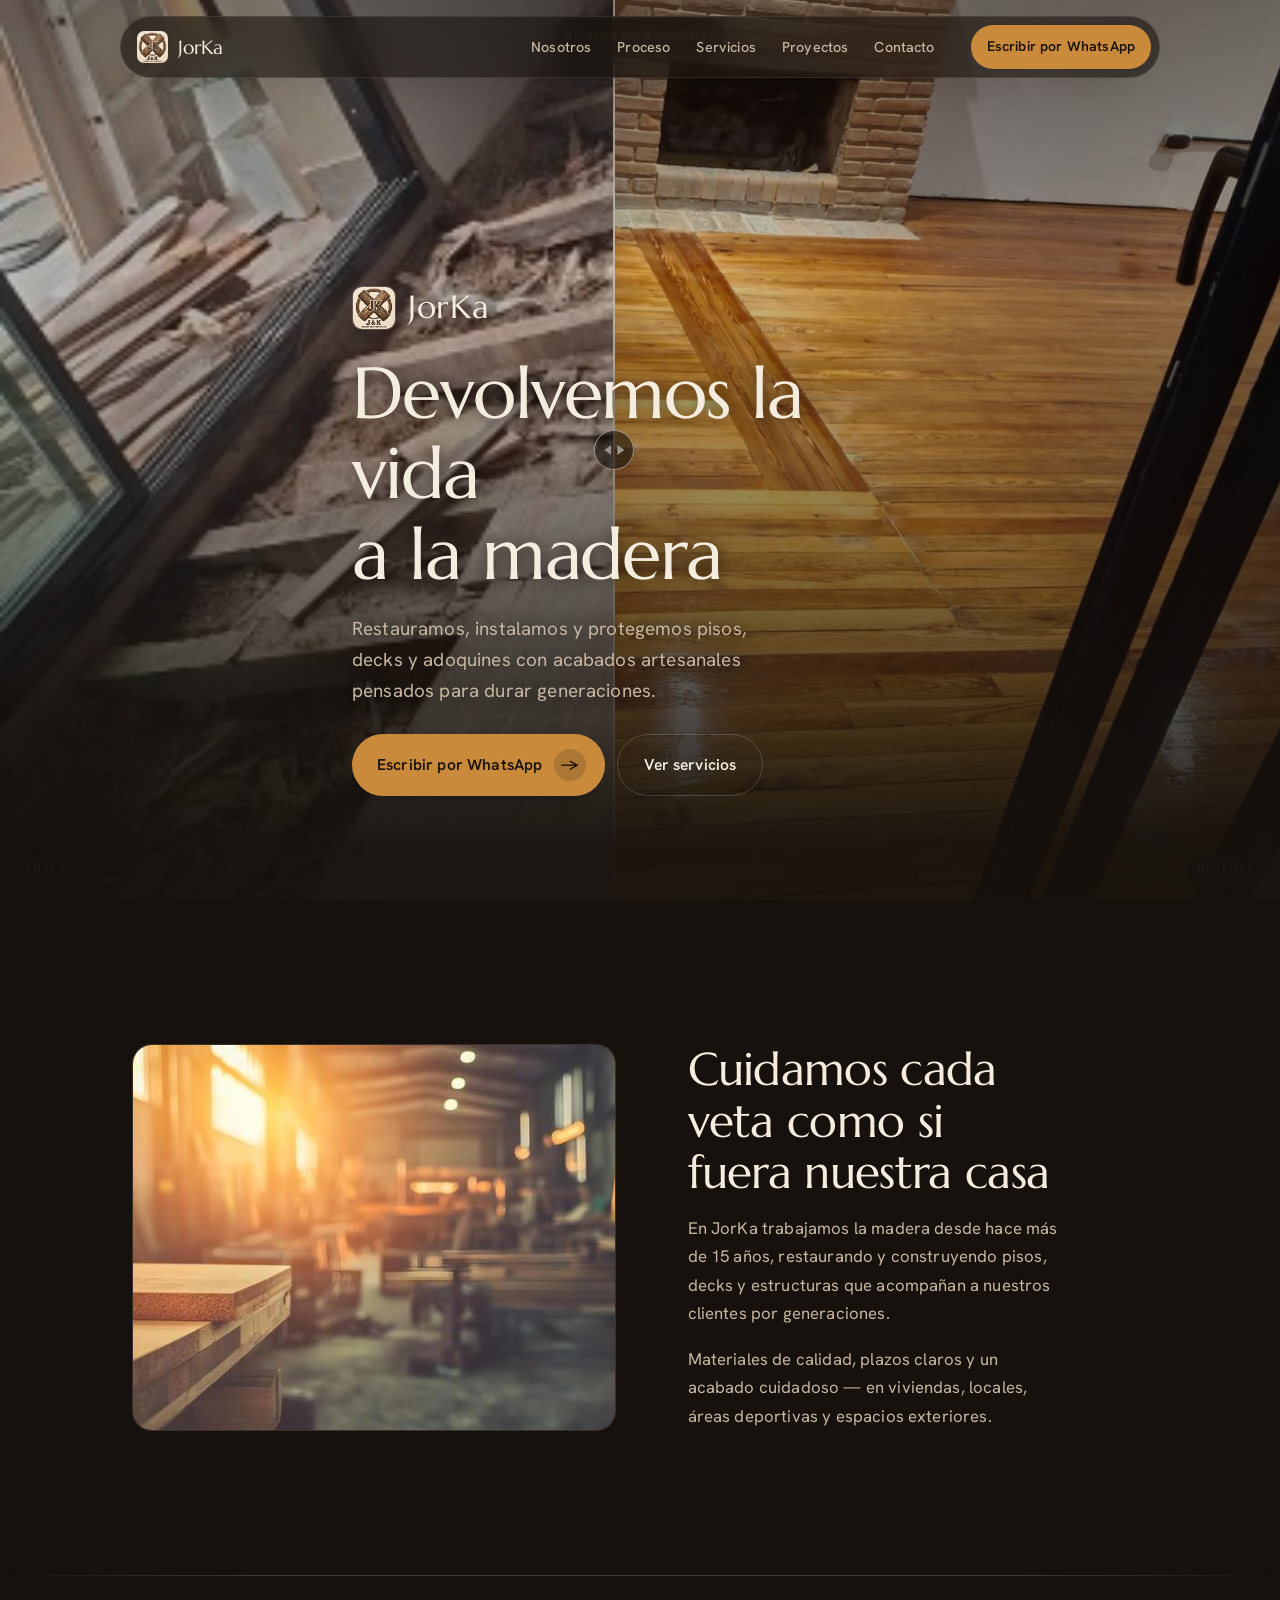
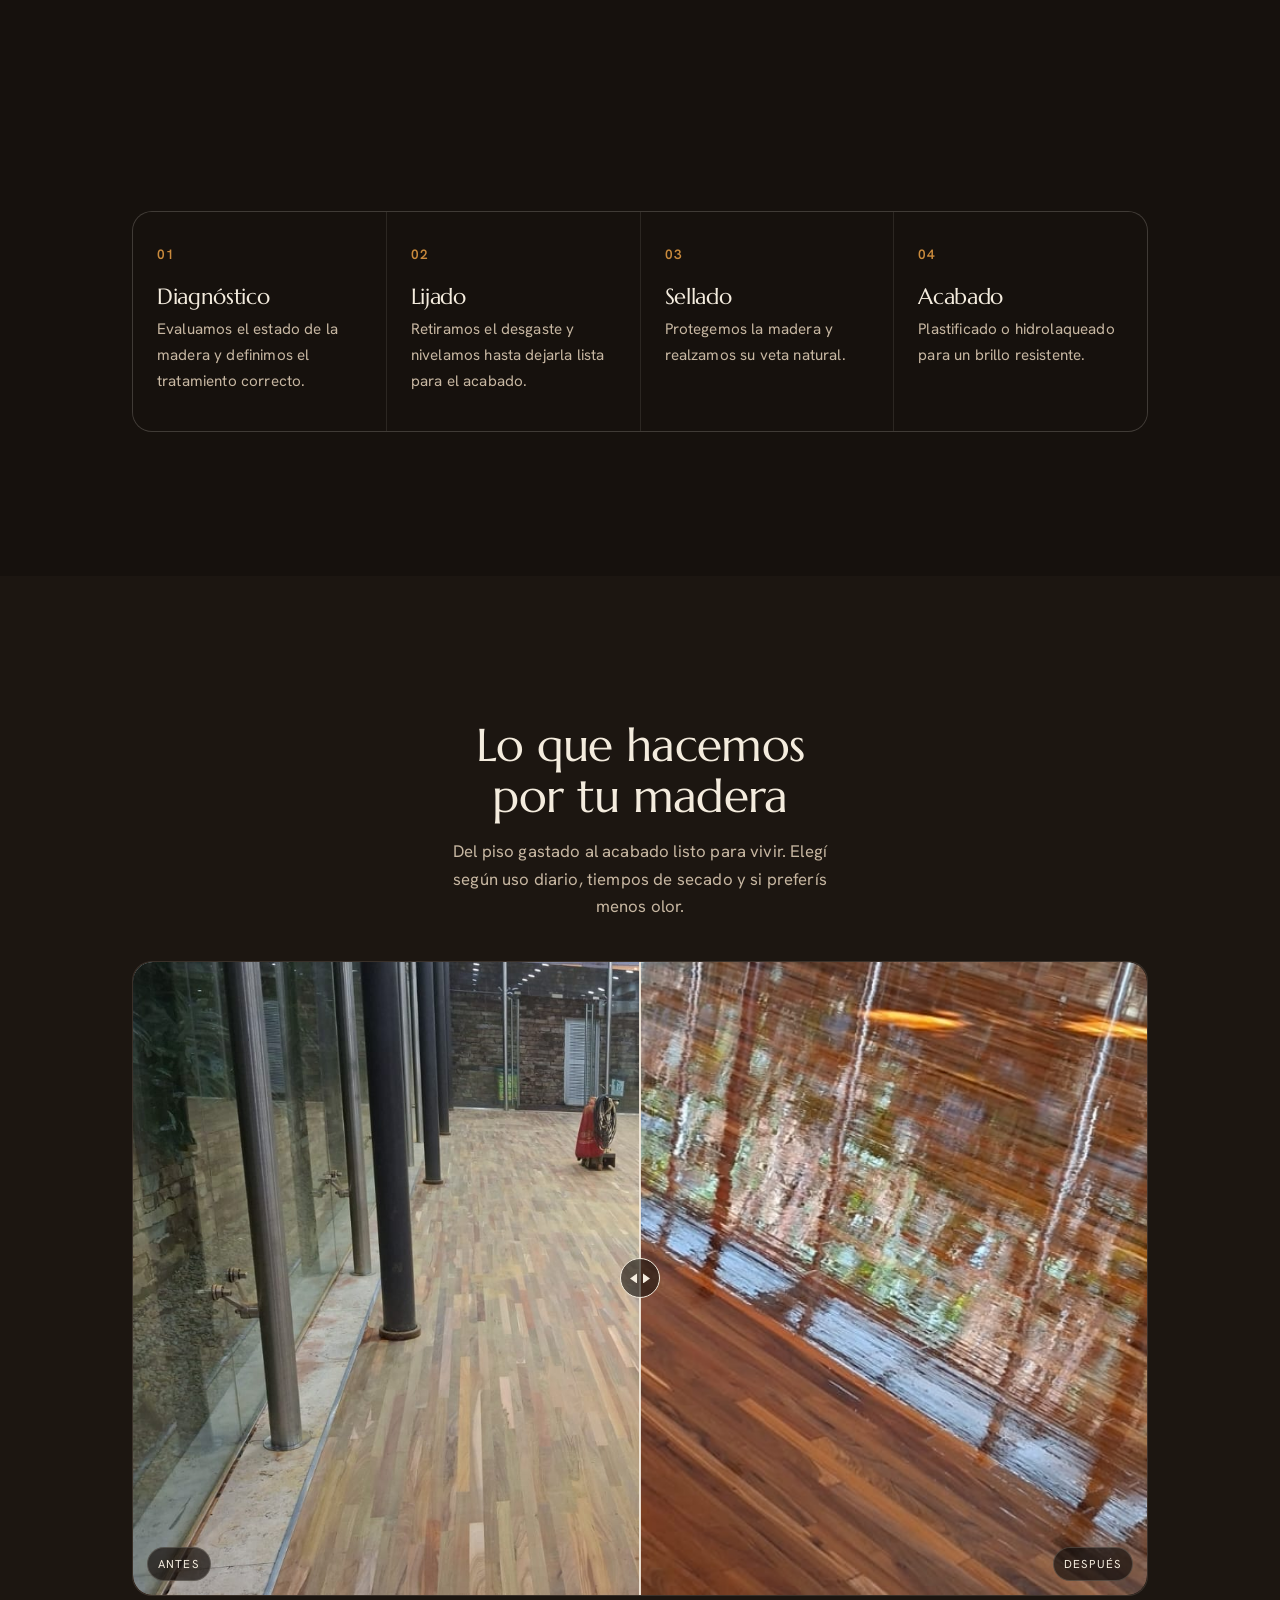
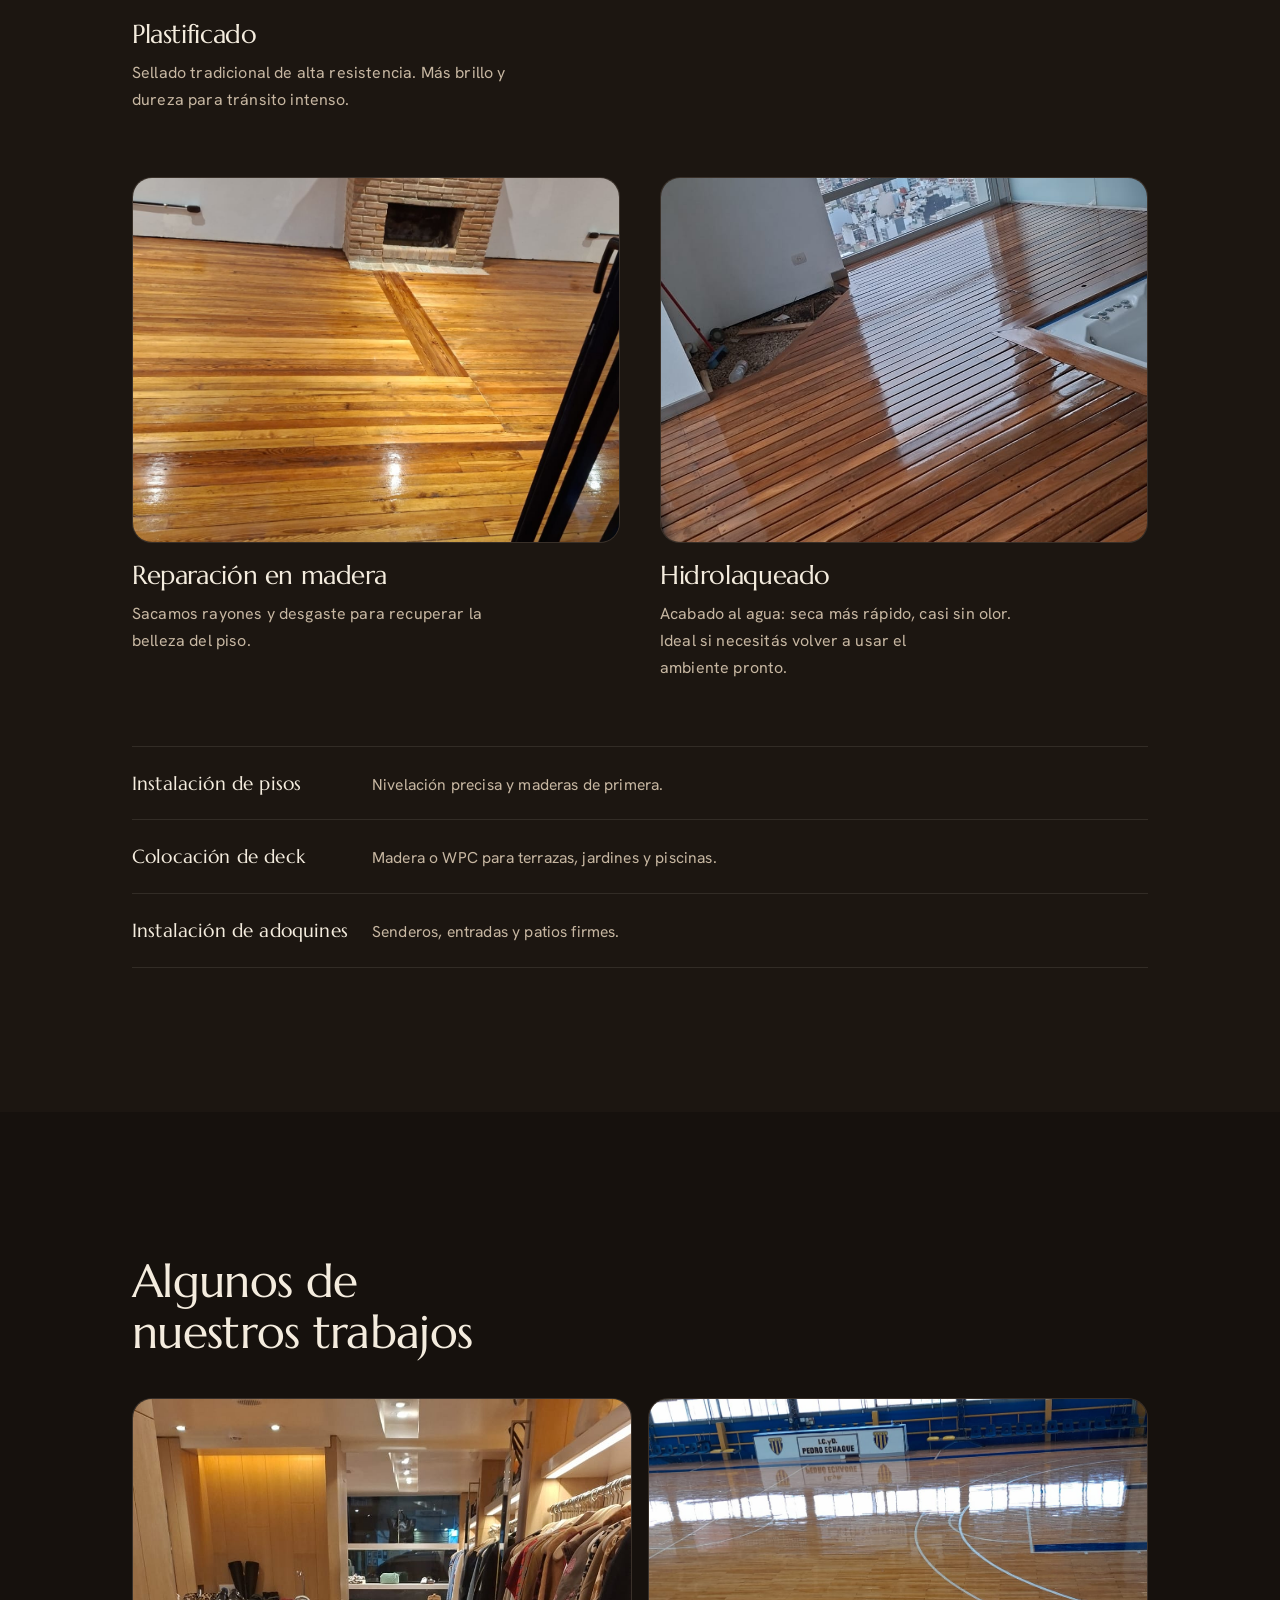
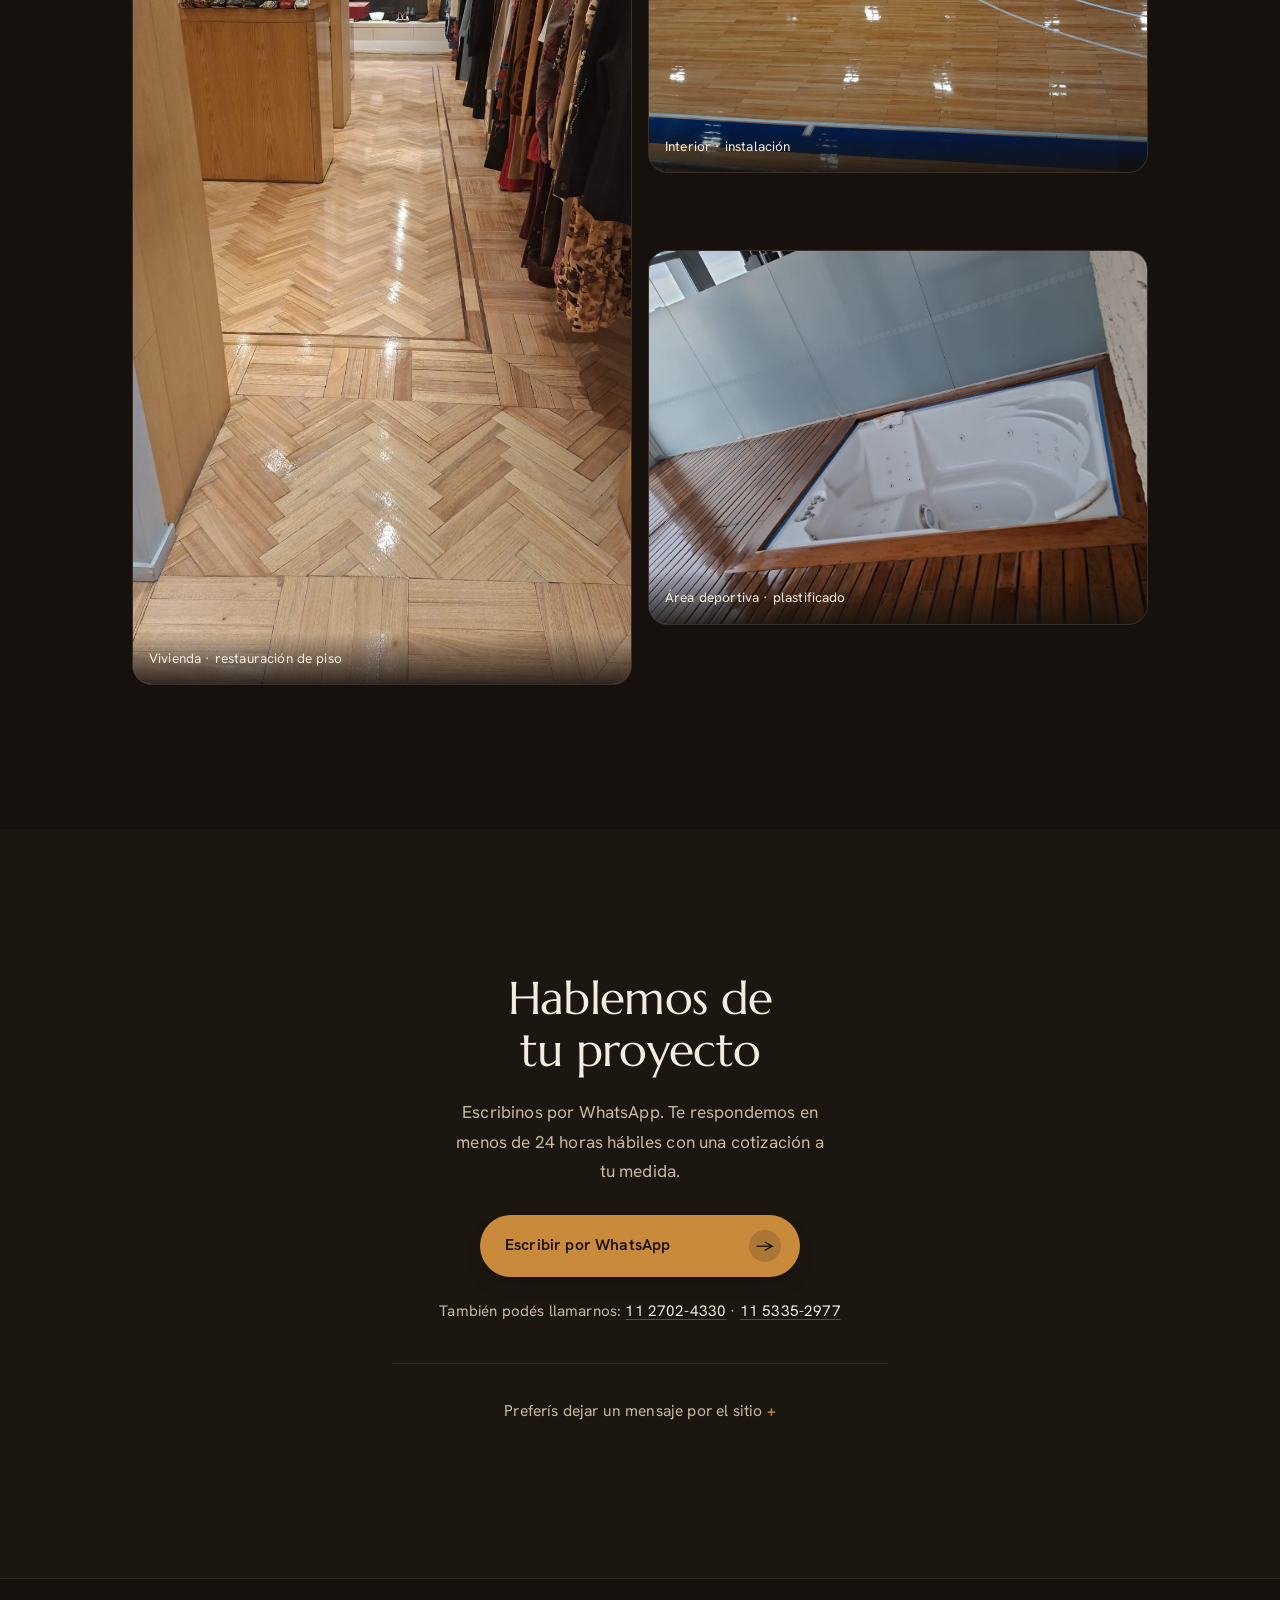
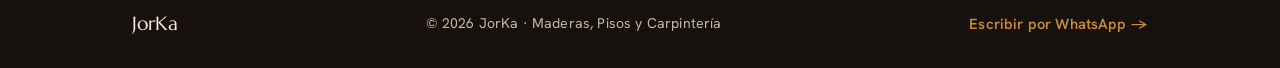
<file: index.html>
<!DOCTYPE html>
<html lang="es">
<head>
  <meta charset="UTF-8">
  <meta name="viewport" content="width=device-width, initial-scale=1.0">
  <title>JorKa | Maderas, Pisos y Carpintería</title>
  <meta name="description" content="JorKa: restauración, plastificado, hidrolaqueado e instalación de pisos de madera, decks y adoquines. Acabados artesanales que duran generaciones.">
  <meta name="theme-color" content="#16110D">
  <link rel="icon" href="img/logo.jpeg" type="image/jpeg">

  <link rel="preconnect" href="https://fonts.googleapis.com">
  <link rel="preconnect" href="https://fonts.gstatic.com" crossorigin>
  <link href="https://fonts.googleapis.com/css2?family=Hanken+Grotesk:wght@400;500;600;700&family=Marcellus&display=swap" rel="stylesheet">

  <link rel="stylesheet" href="style.css?v=24">
</head>
<body>

  <a href="#contenido" class="skip-link">Saltar al contenido</a>

  <header class="nav">
    <div class="nav__island">
      <a href="#inicio" class="nav__logo" id="navLogo" aria-label="JorKa — ir al inicio">
        <img src="img/logo.jpeg" alt="" width="622" height="646" class="nav__logo-img">
        <span class="nav__logo-word">JorKa</span>
      </a>

      <nav class="nav__links" id="navMenu" aria-label="Navegación principal">
        <a href="#nosotros" class="nav__link">Nosotros</a>
        <a href="#proceso" class="nav__link">Proceso</a>
        <a href="#servicios" class="nav__link">Servicios</a>
        <a href="#proyectos" class="nav__link">Proyectos</a>
        <a href="#contacto" class="nav__link">Contacto</a>
      </nav>

      <a href="https://wa.me/5491127024330?text=Hola%20JorKa%2C%20quiero%20una%20cotizaci%C3%B3n" class="nav__wa" target="_blank" rel="noopener">Escribir por WhatsApp</a>

      <button class="nav__toggle" id="navToggle" aria-label="Abrir menú" aria-expanded="false" aria-controls="navMenu">
        <span class="nav__toggle-bar"></span>
        <span class="nav__toggle-bar"></span>
      </button>
    </div>
  </header>

  <main id="contenido">

    <section class="hero" id="inicio">
      <div class="ba-slider hero__reveal" data-autosweep>
        <img src="img/servicio-1.jpeg" alt="Piso de madera restaurado por JorKa" width="1599" height="899" class="ba-slider__after-full" fetchpriority="high">
        <div class="ba-slider__after">
          <img src="img/servicio1-antes.jpeg" alt="Piso de madera desgastado antes de la restauración" width="353" height="562">
        </div>
        <input type="range" min="0" max="100" value="50" class="ba-slider__range" aria-label="Comparar el piso antes y después de la restauración">
        <div class="ba-slider__handle" aria-hidden="true">
          <span class="ba-slider__grip"></span>
        </div>
        <span class="ba-slider__tag ba-slider__tag--left" aria-hidden="true">Antes</span>
        <span class="ba-slider__tag ba-slider__tag--right" aria-hidden="true">Después</span>
        <p class="hero__drag" aria-hidden="true">Arrastra para comparar</p>
      </div>

      <div class="hero__scrim" aria-hidden="true"></div>

      <div class="container hero__content">
        <p class="hero__brand reveal">
          <img src="img/logo.jpeg" alt="" width="622" height="646" class="hero__brand-mark">
          <span>JorKa</span>
        </p>
        <h1 class="hero__title reveal" data-delay="1">Devolvemos la vida<br>a la madera</h1>
        <p class="hero__subtitle reveal" data-delay="2">Restauramos, instalamos y protegemos pisos, decks y adoquines con acabados artesanales pensados para durar&nbsp;generaciones.</p>
        <div class="hero__actions reveal" data-delay="3">
          <a href="https://wa.me/5491127024330?text=Hola%20JorKa%2C%20quiero%20una%20cotizaci%C3%B3n" class="btn btn--primary" target="_blank" rel="noopener">
            <span>Escribir por WhatsApp</span>
            <span class="btn__icon" aria-hidden="true">→</span>
          </a>
          <a href="#servicios" class="btn btn--ghost">Ver servicios</a>
        </div>
      </div>
    </section>

    <section class="section" id="nosotros">
      <div class="container about">
        <div class="about__media reveal">
          <figure class="media">
            <img src="img/principal.jpg" alt="Taller de JorKa, trabajo en maderas y pisos" width="625" height="350" loading="lazy">
          </figure>
        </div>
        <div class="about__text reveal" data-delay="1">
          <h2 class="section__title">Cuidamos cada veta como si fuera nuestra&nbsp;casa</h2>
          <p>En JorKa trabajamos la madera desde hace más de 15 años, restaurando y construyendo pisos, decks y estructuras que acompañan a nuestros clientes por generaciones.</p>
          <p>Materiales de calidad, plazos claros y un acabado cuidadoso — en viviendas, locales, áreas deportivas y espacios&nbsp;exteriores.</p>
        </div>
      </div>
    </section>

    <div class="seam" aria-hidden="true"></div>

    <section class="section" id="proceso">
      <div class="container">
        <header class="section__head reveal">
          <h2 class="section__title">Un oficio, cuatro&nbsp;pasos</h2>
        </header>

        <ol class="process">
          <li class="process__step reveal">
            <span class="process__num">01</span>
            <h3 class="process__title">Diagnóstico</h3>
            <p class="process__text">Evaluamos el estado de la madera y definimos el tratamiento correcto.</p>
          </li>
          <li class="process__step reveal" data-delay="1">
            <span class="process__num">02</span>
            <h3 class="process__title">Lijado</h3>
            <p class="process__text">Retiramos el desgaste y nivelamos hasta dejarla lista para el acabado.</p>
          </li>
          <li class="process__step reveal" data-delay="2">
            <span class="process__num">03</span>
            <h3 class="process__title">Sellado</h3>
            <p class="process__text">Protegemos la madera y realzamos su veta natural.</p>
          </li>
          <li class="process__step reveal" data-delay="3">
            <span class="process__num">04</span>
            <h3 class="process__title">Acabado</h3>
            <p class="process__text">Plastificado o hidrolaqueado para un brillo resistente.</p>
          </li>
        </ol>
      </div>
    </section>

    <section class="section section--muted" id="servicios">
      <div class="container">
        <header class="section__head center reveal">
          <h2 class="section__title">Lo que hacemos por tu&nbsp;madera</h2>
          <p class="section__lede">Del piso gastado al acabado listo para vivir. Elegí según uso diario, tiempos de secado y si preferís menos&nbsp;olor.</p>
        </header>

        <article class="service-feature reveal">
          <figure class="media media--feature">
            <div class="ba-slider">
              <img src="img/servicio-2.jpeg" alt="Piso con plastificado, resultado final" width="899" height="1599" class="ba-slider__after-full" loading="lazy">
              <div class="ba-slider__after">
                <img src="img/servicio2-antes.jpeg" alt="Piso antes del plastificado" width="1599" height="899">
              </div>
              <input type="range" min="0" max="100" value="50" class="ba-slider__range" aria-label="Comparar plastificado antes y después">
              <div class="ba-slider__handle" aria-hidden="true"><span class="ba-slider__grip"></span></div>
              <span class="ba-slider__tag ba-slider__tag--left" aria-hidden="true">Antes</span>
              <span class="ba-slider__tag ba-slider__tag--right" aria-hidden="true">Después</span>
            </div>
          </figure>
          <div class="service-feature__body">
            <h3 class="card__title">Plastificado</h3>
            <p class="card__text">Sellado tradicional de alta resistencia. Más brillo y dureza para tránsito&nbsp;intenso.</p>
          </div>
        </article>

        <div class="service-pair">
          <article class="service-static reveal">
            <figure class="media">
              <img src="img/servicio-1.jpeg" alt="Piso de madera restaurado" width="1599" height="899" loading="lazy">
            </figure>
            <h3 class="card__title">Reparación en madera</h3>
            <p class="card__text">Sacamos rayones y desgaste para recuperar la belleza del&nbsp;piso.</p>
          </article>
          <article class="service-static reveal" data-delay="1">
            <figure class="media">
              <img src="img/servicio-3.jpeg" alt="Piso con acabado hidrolaqueado" width="899" height="1599" loading="lazy">
            </figure>
            <h3 class="card__title">Hidrolaqueado</h3>
            <p class="card__text">Acabado al agua: seca más rápido, casi sin olor. Ideal si necesitás volver a usar el ambiente&nbsp;pronto.</p>
          </article>
        </div>

        <ul class="service-list reveal">
          <li>
            <strong>Instalación de pisos</strong>
            <span>Nivelación precisa y maderas de primera.</span>
          </li>
          <li>
            <strong>Colocación de deck</strong>
            <span>Madera o WPC para terrazas, jardines y piscinas.</span>
          </li>
          <li>
            <strong>Instalación de adoquines</strong>
            <span>Senderos, entradas y patios firmes.</span>
          </li>
        </ul>
      </div>
    </section>

    <section class="section" id="proyectos">
      <div class="container">
        <header class="section__head reveal">
          <h2 class="section__title">Algunos de nuestros&nbsp;trabajos</h2>
        </header>

        <div class="gallery">
          <figure class="gallery__item gallery__item--tall reveal">
            <img src="img/proyecto1.jpeg" alt="Piso de madera restaurado en vivienda" width="899" height="1599" loading="lazy">
            <figcaption>Vivienda · restauración de piso</figcaption>
          </figure>
          <figure class="gallery__item reveal" data-delay="1">
            <img src="img/proyecto2.jpeg" alt="Piso de madera instalado en ambiente interior" width="1599" height="899" loading="lazy">
            <figcaption>Interior · instalación</figcaption>
          </figure>
          <figure class="gallery__item reveal" data-delay="2">
            <img src="img/proyecto3.jpeg" alt="Superficie de madera con acabado plastificado" width="1599" height="899" loading="lazy">
            <figcaption>Área deportiva · plastificado</figcaption>
          </figure>
        </div>
      </div>
    </section>

    <section class="section contact" id="contacto">
      <div class="container contact__stack">
        <div class="contact__info reveal">
          <h2 class="section__title">Hablemos de tu&nbsp;proyecto</h2>
          <p class="contact__lead">Escribinos por WhatsApp. Te respondemos en menos de 24 horas hábiles con una cotización a tu&nbsp;medida.</p>

          <a href="https://wa.me/5491127024330?text=Hola%20JorKa%2C%20quiero%20una%20cotizaci%C3%B3n" target="_blank" rel="noopener" class="btn btn--primary btn--whatsapp-primary">
            <span>Escribir por WhatsApp</span>
            <span class="btn__icon" aria-hidden="true">→</span>
          </a>

          <p class="contact__alt">También podés llamarnos:
            <a href="tel:+541127024330">11 2702-4330</a>
            ·
            <a href="tel:+541153352977">11 5335-2977</a>
          </p>
        </div>

        <details class="contact__details reveal" data-delay="1">
          <summary class="contact__summary">Preferís dejar un mensaje por el sitio</summary>
          <div class="contact__formwrap">
            <form class="contact__form" name="contact" method="POST" action="/gracias/" netlify novalidate>
              <input type="hidden" name="form-name" value="contact">
              <div class="form-status" id="formStatus" role="status" aria-live="polite"></div>
              <label class="field">
                <span class="field__label">Nombre</span>
                <input type="text" name="nombre" required autocomplete="name" placeholder="Ej. Karen Cueva">
                <span class="field__error" data-for="nombre"></span>
              </label>
              <label class="field">
                <span class="field__label">Correo electrónico</span>
                <input type="email" name="correo" required autocomplete="email" spellcheck="false" placeholder="Ej. karen@correo.com">
                <span class="field__error" data-for="correo"></span>
              </label>
              <label class="field">
                <span class="field__label">Teléfono <span class="field__optional">(opcional)</span></span>
                <input type="tel" name="telefono" autocomplete="tel" inputmode="tel" placeholder="Ej. 11 2702-4330">
              </label>
              <label class="field">
                <span class="field__label">Mensaje</span>
                <textarea name="mensaje" rows="4" required placeholder="Tipo de superficie, metros aprox. y barrio o zona…"></textarea>
                <span class="field__error" data-for="mensaje"></span>
              </label>
              <button type="submit" class="btn btn--ghost btn--block" id="formSubmit">
                <span class="btn__label">Enviar mensaje</span>
                <span class="btn__icon" aria-hidden="true">→</span>
              </button>
            </form>
          </div>
        </details>
      </div>
    </section>
  </main>

  <footer class="footer">
    <div class="container footer__inner">
      <p class="footer__brand">JorKa</p>
      <p class="footer__copy">&copy; <span id="year"></span> JorKa · Maderas, Pisos y Carpintería</p>
      <a href="https://wa.me/5491127024330?text=Hola%20JorKa%2C%20quiero%20una%20cotizaci%C3%B3n" target="_blank" rel="noopener" class="footer__whatsapp">Escribir por WhatsApp →</a>
    </div>
  </footer>

  <script src="script.js?v=21" defer></script>
</body>
</html>
</file>
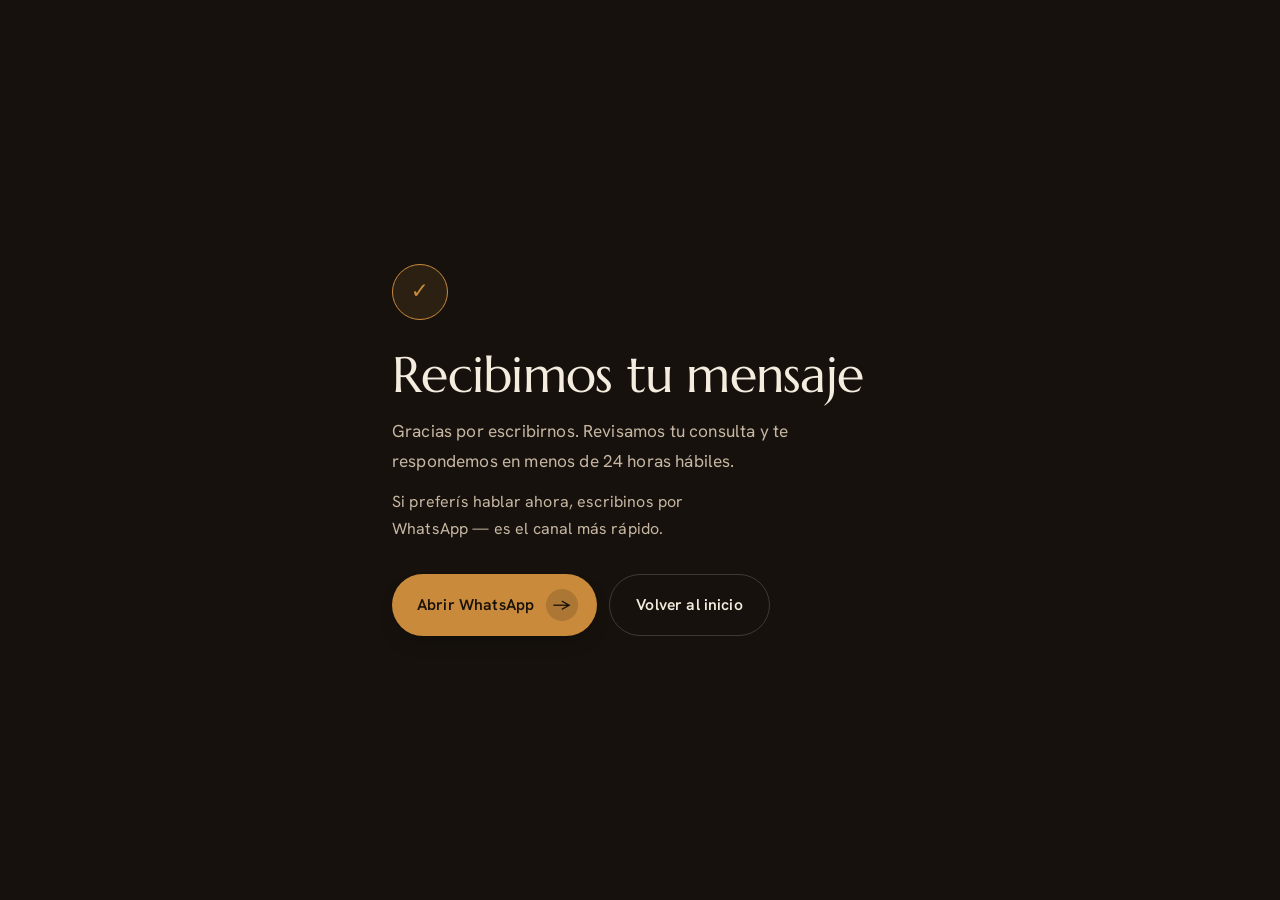
<file: gracias/index.html>
<!DOCTYPE html>
<html lang="es">
<head>
  <meta charset="UTF-8">
  <meta name="viewport" content="width=device-width, initial-scale=1.0">
  <title>Mensaje enviado | JorKa</title>
  <meta name="robots" content="noindex">
  <meta name="theme-color" content="#16110D">
  <link rel="icon" href="/img/logo.jpeg" type="image/jpeg">
  <link rel="preconnect" href="https://fonts.googleapis.com">
  <link rel="preconnect" href="https://fonts.gstatic.com" crossorigin>
  <link href="https://fonts.googleapis.com/css2?family=Hanken+Grotesk:wght@400;500;600;700&family=Marcellus&display=swap" rel="stylesheet">
  <link rel="stylesheet" href="/style.css?v=24">
</head>
<body>
  <main class="thanks">
    <div class="container thanks__inner">
      <span class="thanks__mark" aria-hidden="true">✓</span>
      <h1 class="thanks__title">Recibimos tu mensaje</h1>
      <p class="thanks__text">Gracias por escribirnos. Revisamos tu consulta y te respondemos en menos de 24 horas&nbsp;hábiles.</p>
      <p class="thanks__next">Si preferís hablar ahora, escribinos por WhatsApp — es el canal más&nbsp;rápido.</p>
      <div class="thanks__actions">
        <a href="https://wa.me/5491127024330?text=Hola%20JorKa%2C%20acabo%20de%20enviar%20un%20mensaje%20desde%20la%20web" class="btn btn--primary" target="_blank" rel="noopener">
          <span>Abrir WhatsApp</span>
          <span class="btn__icon" aria-hidden="true">→</span>
        </a>
        <a href="/" class="btn btn--ghost">
          <span>Volver al inicio</span>
        </a>
      </div>
    </div>
  </main>
</body>
</html>
</file>
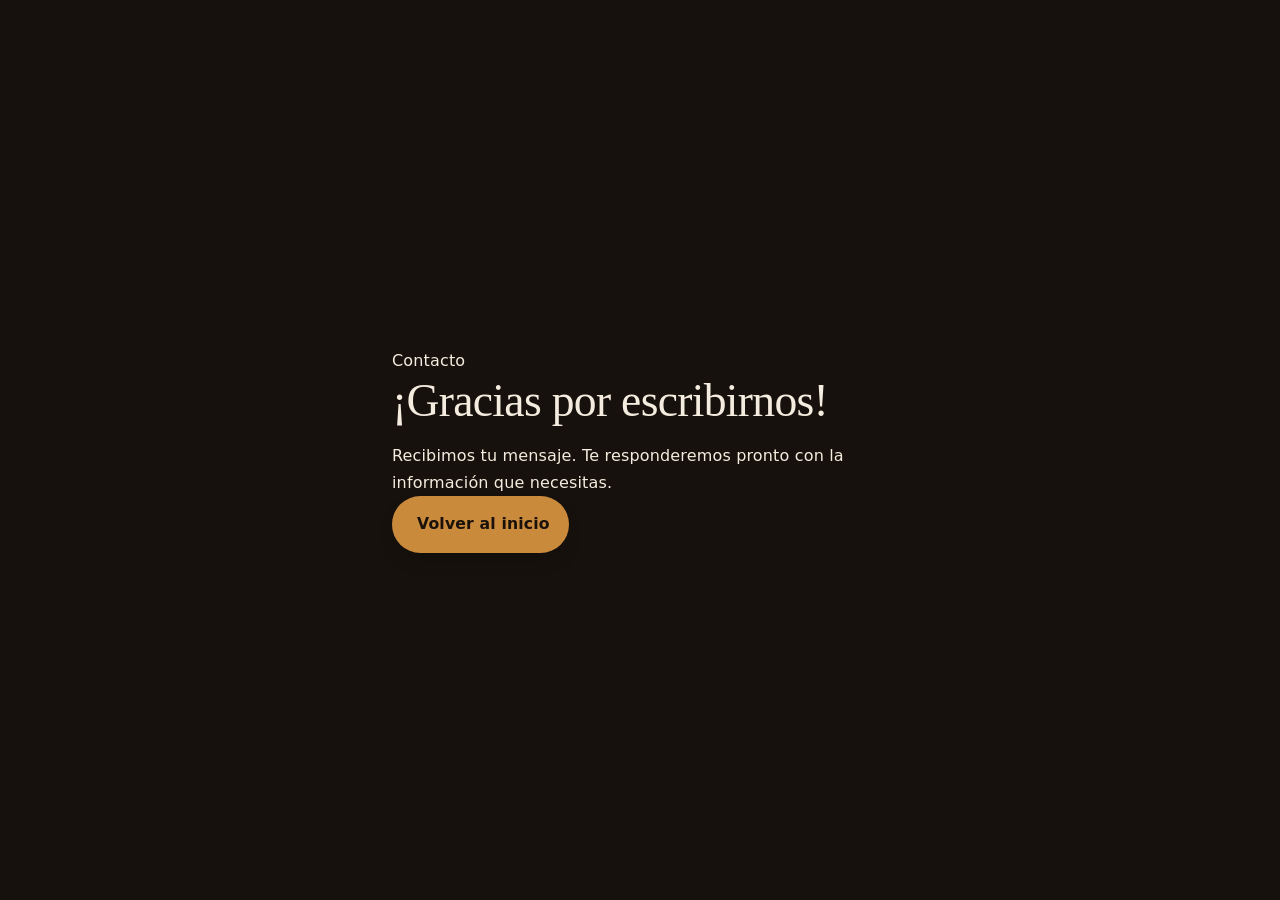
<file: gracias.html>
<!DOCTYPE html>
<html lang="es-PE">
<head>
  <meta charset="UTF-8">
  <meta name="viewport" content="width=device-width, initial-scale=1.0">
  <title>Mensaje enviado | JorKa</title>
  <meta name="robots" content="noindex">
  <link rel="preconnect" href="https://fonts.googleapis.com">
  <link rel="preconnect" href="https://fonts.gstatic.com" crossorigin>
  <link href="https://fonts.googleapis.com/css2?family=Fraunces:opsz,wght@9..144,500;9..144,600;9..144,700&family=Work+Sans:wght@400;500;600;700&display=swap" rel="stylesheet">
  <link rel="stylesheet" href="style.css?v=8">
</head>
<body>
  <main class="thanks">
    <div class="container thanks__inner">
      <p class="eyebrow">Contacto</p>
      <h1 class="section__title">¡Gracias por escribirnos!</h1>
      <p>Recibimos tu mensaje. Te responderemos pronto con la información que necesitas.</p>
      <a href="/" class="btn btn--primary">Volver al inicio</a>
    </div>
  </main>
</body>
</html>
</file>
<file: style.css>
/* =========================================================
   JorKa — "Taller de Autor"
   Dark lacquered-wood identity. Quieter, Apple-grade restraint.
   ========================================================= */

:root {
  --ink:        #16110D;
  --ink-2:      #1C1611;
  --walnut:     #241B14;
  --oak:        #C98A3C;
  --oak-soft:   #E4B36E;
  --sheen:      #F4ECDE;
  --sheen-dim:  #C7B7A2;

  --line:        rgba(244, 236, 222, 0.10);
  --line-strong: rgba(244, 236, 222, 0.18);

  --font-display: "Marcellus", Georgia, "Times New Roman", serif;
  --font-body:    "Hanken Grotesk", system-ui, sans-serif;

  --max-width: 1080px;
  --space-1: 8px;
  --space-2: 16px;
  --space-3: 24px;
  --space-4: 40px;
  --space-5: 64px;
  --ease: cubic-bezier(0.32, 0.72, 0, 1);
  --radius: 20px;

  color-scheme: dark;
}

* { margin: 0; padding: 0; box-sizing: border-box; }

html {
  scroll-behavior: smooth;
  -webkit-text-size-adjust: 100%;
}

body {
  font-family: var(--font-body);
  color: var(--sheen);
  background: var(--ink);
  line-height: 1.7;
  letter-spacing: 0.01em;
  -webkit-font-smoothing: antialiased;
  overflow-x: hidden;
}

::selection { background: var(--oak); color: #1a120a; }

img { max-width: 100%; display: block; }
a { text-decoration: none; color: inherit; }
ul, ol { list-style: none; }

h1, h2, h3 {
  font-family: var(--font-display);
  color: var(--sheen);
  line-height: 1.12;
  font-weight: 400;
  text-wrap: balance;
  letter-spacing: -0.015em;
}

button { font-family: inherit; cursor: pointer; }

:focus-visible {
  outline: 2px solid var(--oak-soft);
  outline-offset: 3px;
}

a, button, input, textarea, .btn, .ba-slider {
  -webkit-tap-highlight-color: rgba(226, 179, 110, 0.2);
}

.skip-link {
  position: fixed;
  top: 10px;
  left: 50%;
  transform: translate(-50%, -140%);
  z-index: 300;
  background: var(--oak);
  color: #1a120a;
  padding: 12px 20px;
  border-radius: 999px;
  font-weight: 600;
  transition: transform 0.3s var(--ease);
}
.skip-link:focus { transform: translate(-50%, 0); }

.container {
  width: 100%;
  max-width: var(--max-width);
  margin: 0 auto;
  padding: 0 clamp(18px, 4vw, 32px);
}

/* =========================================================
   TYPE
   ========================================================= */
.section__title {
  font-size: clamp(2rem, 4vw, 2.85rem);
  margin-bottom: 0.35em;
}

.section__head {
  max-width: 36rem;
  margin-bottom: var(--space-4);
}
.section__head.center {
  margin-left: auto;
  margin-right: auto;
  text-align: center;
}
.section__lede {
  color: var(--sheen-dim);
  font-size: 1.05rem;
  max-width: 42ch;
  margin: 0.75rem auto 0;
  line-height: 1.65;
}

.card__title {
  font-size: clamp(1.35rem, 2vw, 1.6rem);
  margin-bottom: 0.4em;
}
.card__text {
  color: var(--sheen-dim);
  font-size: 1rem;
  max-width: 42ch;
}

/* =========================================================
   SECTIONS
   ========================================================= */
.section { padding: clamp(80px, 12vw, 144px) 0; }
.section--muted { background: var(--ink-2); }
main section[id] { scroll-margin-top: 96px; }

.seam {
  height: 1px;
  width: 100%;
  background: linear-gradient(90deg, transparent, var(--line-strong) 20%, var(--line-strong) 80%, transparent);
}

/* =========================================================
   BUTTONS
   ========================================================= */
.btn {
  position: relative;
  display: inline-flex;
  align-items: center;
  gap: 12px;
  padding: 14px 18px 14px 24px;
  border-radius: 999px;
  font-weight: 600;
  font-size: 0.98rem;
  border: 1px solid transparent;
  overflow: hidden;
  isolation: isolate;
  transition: transform 0.4s var(--ease), background 0.35s var(--ease),
              color 0.35s var(--ease), border-color 0.35s var(--ease);
}
.btn:active { transform: scale(0.98); }

.btn__icon {
  display: grid;
  place-items: center;
  width: 32px;
  height: 32px;
  border-radius: 999px;
  background: rgba(22, 17, 13, 0.16);
  font-size: 1rem;
  line-height: 1;
  transition: transform 0.4s var(--ease);
}
.btn:hover .btn__icon { transform: translateX(2px); }

.btn--primary {
  background: var(--oak);
  color: #1a120a;
  box-shadow: 0 10px 24px -16px rgba(0, 0, 0, 0.7);
}
.btn--primary:hover { background: var(--oak-soft); }

.btn--ghost {
  padding: 14px 26px;
  background: transparent;
  color: var(--sheen);
  border-color: var(--line-strong);
}
.btn--ghost:hover { background: rgba(244, 236, 222, 0.05); border-color: var(--sheen-dim); }

.btn--block { width: 100%; justify-content: space-between; }
.btn.is-loading { opacity: 0.72; pointer-events: none; }

/* =========================================================
   MEDIA FRAME (single surface — no nested cards)
   ========================================================= */
.media {
  overflow: hidden;
  border-radius: var(--radius);
  border: 1px solid var(--line);
  background: var(--walnut);
}
.media img,
.media .ba-slider {
  width: 100%;
  height: 100%;
}
.media--feature { aspect-ratio: 16 / 10; }
.media--feature .ba-slider { aspect-ratio: auto; height: 100%; min-height: 280px; }

/* =========================================================
   NAV
   ========================================================= */
.nav {
  position: fixed;
  inset: 0 0 auto 0;
  z-index: 200;
  display: flex;
  justify-content: center;
  padding: 16px;
  padding-top: max(16px, env(safe-area-inset-top));
  pointer-events: none;
}
.nav__island {
  pointer-events: auto;
  display: flex;
  align-items: center;
  gap: 24px;
  width: min(1040px, 100%);
  padding: 8px 8px 8px 16px;
  border-radius: 999px;
  isolation: isolate;
  background: rgba(22, 17, 13, 0.58);
  backdrop-filter: blur(22px) saturate(1.25);
  -webkit-backdrop-filter: blur(22px) saturate(1.25);
  border: 1px solid var(--line);
  box-shadow: 0 16px 40px -28px rgba(0, 0, 0, 0.85);
  transition: background 0.35s var(--ease), border-radius 0.4s var(--ease);
}
.nav.is-scrolled .nav__island {
  background: rgba(22, 17, 13, 0.76);
}

@supports not ((backdrop-filter: blur(1px)) or (-webkit-backdrop-filter: blur(1px))) {
  .nav__island,
  .nav.is-scrolled .nav__island {
    background: rgba(22, 17, 13, 0.94);
  }
}

.nav__logo { display: flex; align-items: center; gap: 10px; }
.nav__logo-img { height: 32px; width: auto; border-radius: 7px; }
.nav__logo-word {
  font-family: var(--font-display);
  font-size: 1.2rem;
}

.nav__links { display: flex; align-items: center; gap: 2px; margin-left: auto; }
.nav__link {
  padding: 9px 12px;
  border-radius: 999px;
  font-size: 0.9rem;
  font-weight: 500;
  color: var(--sheen-dim);
  transition: color 0.25s var(--ease), background 0.25s var(--ease);
}
.nav__link:hover { color: var(--sheen); background: rgba(244, 236, 222, 0.05); }

.nav__wa {
  flex-shrink: 0;
  padding: 10px 16px;
  border-radius: 999px;
  background: var(--oak);
  color: #1a120a;
  font-size: 0.88rem;
  font-weight: 600;
  white-space: nowrap;
  transition: background 0.25s var(--ease);
}
.nav__wa:hover { background: var(--oak-soft); }

.nav__toggle {
  display: none;
  width: 44px;
  height: 44px;
  border: none;
  background: transparent;
  place-items: center;
  align-content: center;
  gap: 6px;
}
.nav__toggle-bar {
  display: block;
  width: 20px;
  height: 2px;
  margin: 0 auto;
  background: var(--sheen);
  border-radius: 2px;
  transition: transform 0.35s var(--ease);
}

/* =========================================================
   HERO
   ========================================================= */
.hero {
  position: relative;
  min-height: 100dvh;
  display: flex;
  align-items: flex-end;
  overflow: hidden;
}
.hero__reveal.ba-slider {
  position: absolute;
  inset: 0;
  width: 100%;
  height: 100%;
  aspect-ratio: auto;
  z-index: 0;
  border-radius: 0;
}
.hero__scrim {
  position: absolute;
  inset: 0;
  z-index: 1;
  pointer-events: none;
  background:
    linear-gradient(to top, rgba(22, 17, 13, 0.96) 6%, rgba(22, 17, 13, 0.5) 40%, rgba(22, 17, 13, 0.2) 70%, rgba(22, 17, 13, 0.45) 100%);
}
.hero__content {
  position: relative;
  z-index: 2;
  max-width: 640px;
  padding-bottom: clamp(56px, 9vw, 104px);
  padding-top: 140px;
  /* Let desktop BA-slider receive drag under the copy; keep CTAs clickable */
  pointer-events: none;
}
.hero__content a,
.hero__content .btn {
  pointer-events: auto;
}
.hero__brand,
.hero__title,
.hero__subtitle {
  text-shadow: 0 2px 16px rgba(22, 17, 13, 0.7);
}
.hero__brand {
  display: inline-flex;
  align-items: center;
  gap: 12px;
  margin-bottom: 18px;
  font-family: var(--font-display);
  font-size: clamp(1.6rem, 3vw, 2rem);
  color: var(--sheen);
  letter-spacing: 0.02em;
}
.hero__brand-mark {
  width: 44px;
  height: 44px;
  object-fit: cover;
  border-radius: 10px;
  border: 1px solid var(--line-strong);
}
.hero__title {
  font-size: clamp(2.5rem, 6.5vw, 4.5rem);
  margin-bottom: 18px;
}
.hero__subtitle {
  font-size: clamp(1.05rem, 1.5vw, 1.18rem);
  color: var(--sheen-dim);
  max-width: 40ch;
  margin-bottom: 28px;
  line-height: 1.65;
}
.hero__actions { display: flex; gap: 12px; flex-wrap: wrap; }
.hero__drag {
  position: absolute;
  top: 18px;
  left: 50%;
  transform: translateX(-50%);
  z-index: 4;
  pointer-events: none;
  font-size: 0.78rem;
  letter-spacing: 0.06em;
  color: var(--sheen);
  background: rgba(22, 17, 13, 0.72);
  border: 1px solid var(--line-strong);
  padding: 7px 12px;
  border-radius: 999px;
  white-space: nowrap;
}

/* =========================================================
   BEFORE / AFTER
   ========================================================= */
.ba-slider {
  position: relative;
  width: 100%;
  aspect-ratio: 4 / 3;
  overflow: hidden;
  border-radius: inherit;
  background: var(--walnut);
}
.ba-slider__after-full,
.ba-slider__after img {
  width: 100%;
  height: 100%;
  object-fit: cover;
  object-position: center;
}
.ba-slider__after-full { position: absolute; inset: 0; }
.ba-slider__after {
  position: absolute;
  inset: 0;
  clip-path: inset(0 50% 0 0);
}
.ba-slider__range {
  position: absolute;
  inset: 0;
  width: 100%;
  height: 100%;
  margin: 0;
  opacity: 0;
  cursor: ew-resize;
}
.ba-slider:focus-within { outline: 2px solid var(--oak-soft); outline-offset: 2px; }

.ba-slider__handle {
  position: absolute;
  top: 0;
  bottom: 0;
  left: 50%;
  width: 2px;
  transform: translateX(-50%);
  background: rgba(244, 236, 222, 0.9);
  pointer-events: none;
}
.ba-slider__grip {
  position: absolute;
  top: 50%;
  left: 50%;
  width: 40px;
  height: 40px;
  transform: translate(-50%, -50%);
  border-radius: 999px;
  background: rgba(22, 17, 13, 0.6);
  border: 1.5px solid var(--sheen);
}
.ba-slider__grip::before,
.ba-slider__grip::after {
  content: "";
  position: absolute;
  top: 50%;
  width: 7px;
  height: 10px;
  transform: translateY(-50%);
  background: var(--sheen);
}
.ba-slider__grip::before {
  left: 9px;
  clip-path: polygon(0 50%, 100% 0, 100% 100%);
}
.ba-slider__grip::after {
  right: 9px;
  clip-path: polygon(0 0, 100% 50%, 0 100%);
}

.ba-slider__tag {
  position: absolute;
  bottom: 14px;
  font-size: 0.72rem;
  letter-spacing: 0.1em;
  text-transform: uppercase;
  color: var(--sheen);
  background: rgba(22, 17, 13, 0.7);
  border: 1px solid var(--line-strong);
  padding: 6px 10px;
  border-radius: 999px;
}
.ba-slider__tag--left { left: 14px; }
.ba-slider__tag--right { right: 14px; }

/* =========================================================
   NOSOTROS
   ========================================================= */
.about {
  display: grid;
  grid-template-columns: 1.05fr 1fr;
  gap: clamp(36px, 6vw, 72px);
  align-items: center;
}
.about__media .media { aspect-ratio: 5 / 4; }
.about__media img { width: 100%; height: 100%; object-fit: cover; }
.about__text p {
  color: var(--sheen-dim);
  margin-bottom: 1em;
  max-width: 42ch;
  font-size: 1.05rem;
}
.about__text p:last-child { margin-bottom: 0; }
.about__text .section__title { margin-bottom: 1rem; }

/* =========================================================
   PROCESO
   ========================================================= */
.process {
  margin-top: var(--space-4);
  display: grid;
  grid-template-columns: repeat(4, 1fr);
  gap: 1px;
  background: var(--line);
  border: 1px solid var(--line);
  border-radius: var(--radius);
  overflow: hidden;
}
.process__step {
  background: var(--ink);
  padding: 28px 24px 36px;
  transition: background 0.35s var(--ease);
}
.process__step:hover { background: var(--walnut); }
.process__num {
  font-variant-numeric: tabular-nums;
  font-size: 0.85rem;
  font-weight: 600;
  color: var(--oak);
  letter-spacing: 0.08em;
}
.process__title { font-size: 1.35rem; margin: 18px 0 8px; }
.process__text { color: var(--sheen-dim); font-size: 0.95rem; max-width: 28ch; }

/* =========================================================
   SERVICIOS
   ========================================================= */
.service-feature {
  margin-top: var(--space-4);
  display: grid;
  gap: var(--space-3);
}
.service-feature__body { max-width: 40rem; }

.service-pair {
  margin-top: var(--space-5);
  display: grid;
  grid-template-columns: 1fr 1fr;
  gap: clamp(24px, 4vw, 40px);
}
.service-static .media {
  aspect-ratio: 4 / 3;
  margin-bottom: 18px;
}
.service-static img {
  width: 100%;
  height: 100%;
  object-fit: cover;
}

.service-list {
  margin-top: var(--space-5);
  border-top: 1px solid var(--line);
}
.service-list li {
  display: grid;
  grid-template-columns: minmax(10rem, 14rem) 1fr;
  gap: var(--space-2);
  padding: 20px 0;
  border-bottom: 1px solid var(--line);
  align-items: baseline;
}
.service-list strong {
  font-family: var(--font-display);
  font-weight: 400;
  font-size: 1.2rem;
}
.service-list span { color: var(--sheen-dim); font-size: 0.98rem; }

/* =========================================================
   PROYECTOS
   ========================================================= */
.gallery {
  margin-top: var(--space-4);
  display: grid;
  grid-template-columns: repeat(4, 1fr);
  gap: 16px;
}
.gallery__item {
  position: relative;
  overflow: hidden;
  border-radius: var(--radius);
  border: 1px solid var(--line);
  aspect-ratio: 4 / 3;
  background: var(--walnut);
}
.gallery__item--tall { grid-column: span 2; grid-row: span 2; aspect-ratio: auto; }
.gallery__item:not(.gallery__item--tall) { grid-column: span 2; }
.gallery__item img {
  width: 100%;
  height: 100%;
  object-fit: cover;
  transition: transform 0.8s var(--ease);
}
.gallery__item:hover img { transform: scale(1.03); }
.gallery__item figcaption {
  position: absolute;
  left: 0;
  right: 0;
  bottom: 0;
  padding: 14px 16px;
  font-size: 0.85rem;
  color: var(--sheen);
  background: linear-gradient(to top, rgba(22, 17, 13, 0.85), transparent);
}

/* =========================================================
   CONTACTO
   ========================================================= */
.contact { background: var(--ink-2); }
.contact__stack {
  max-width: 560px;
  margin: 0 auto;
  display: flex;
  flex-direction: column;
  gap: var(--space-4);
}
.contact__info { text-align: center; }
.contact__info .section__title { margin-bottom: 0.5em; }
.contact__lead {
  color: var(--sheen-dim);
  margin: 0 auto 28px;
  max-width: 38ch;
  font-size: 1.08rem;
}
.contact__alt {
  margin-top: 22px;
  color: var(--sheen-dim);
  font-size: 0.95rem;
  line-height: 1.6;
}
.contact__alt a {
  color: var(--sheen);
  text-decoration: underline;
  text-decoration-color: rgba(244, 236, 222, 0.25);
  text-underline-offset: 3px;
}
.contact__alt a:hover { color: var(--oak); text-decoration-color: var(--oak); }
.btn--whatsapp-primary {
  margin-top: 0;
  width: min(100%, 320px);
  justify-content: space-between;
}

.contact__details {
  border-top: 1px solid var(--line);
  padding-top: var(--space-3);
}
.contact__summary {
  cursor: pointer;
  list-style: none;
  font-size: 0.98rem;
  color: var(--sheen-dim);
  text-align: center;
  padding: 10px;
  border-radius: 12px;
  transition: color 0.25s var(--ease), background 0.25s var(--ease);
}
.contact__summary::-webkit-details-marker { display: none; }
.contact__summary::after {
  content: " +";
  color: var(--oak);
  font-weight: 600;
}
.contact__details[open] .contact__summary::after { content: " −"; }
.contact__summary:hover { color: var(--sheen); background: rgba(244, 236, 222, 0.04); }

.contact__formwrap {
  margin-top: var(--space-3);
  border: 1px solid var(--line);
  border-radius: var(--radius);
  background: rgba(22, 17, 13, 0.35);
  padding: clamp(20px, 3vw, 28px);
}
.contact__form { display: flex; flex-direction: column; gap: 14px; }
.form-status {
  min-height: 0;
  font-size: 0.92rem;
  color: var(--oak-soft);
}
.form-status:empty { display: none; }
.form-status.is-error { color: #E8A090; }

.field { display: flex; flex-direction: column; gap: 6px; }
.field__label {
  font-size: 0.8rem;
  font-weight: 500;
  letter-spacing: 0.02em;
  color: var(--sheen-dim);
}
.field__optional { font-weight: 400; opacity: 0.75; }
.field__error {
  font-size: 0.8rem;
  color: #E8A090;
  min-height: 0;
}
.field__error:empty { display: none; }
.field.is-invalid input,
.field.is-invalid textarea {
  border-color: #C46B5A;
}

.contact__form input,
.contact__form textarea {
  font-family: var(--font-body);
  font-size: 1rem;
  color: var(--sheen);
  padding: 13px 14px;
  border-radius: 12px;
  border: 1px solid var(--line-strong);
  background: rgba(22, 17, 13, 0.55);
  transition: border-color 0.25s var(--ease), box-shadow 0.25s var(--ease);
  resize: vertical;
}
.contact__form input::placeholder,
.contact__form textarea::placeholder { color: #8c7c6a; }
.contact__form input:focus-visible,
.contact__form textarea:focus-visible {
  outline: none;
  border-color: var(--oak);
  box-shadow: 0 0 0 3px rgba(201, 138, 60, 0.22);
}
.contact__form .btn { margin-top: 4px; }

/* =========================================================
   FOOTER
   ========================================================= */
.footer {
  background: var(--ink);
  border-top: 1px solid var(--line);
  padding: 28px 0;
}
.footer__inner {
  display: flex;
  align-items: center;
  justify-content: space-between;
  flex-wrap: wrap;
  gap: 12px;
}
.footer__brand { font-family: var(--font-display); font-size: 1.2rem; }
.footer__copy { color: var(--sheen-dim); font-size: 0.88rem; }
.footer__whatsapp { color: var(--oak); font-weight: 600; font-size: 0.92rem; }
.footer__whatsapp:hover { color: var(--oak-soft); }

/* =========================================================
   GRACIAS
   ========================================================= */
.thanks {
  min-height: 100dvh;
  display: flex;
  align-items: center;
  background: var(--ink);
}
.thanks__inner {
  max-width: 560px;
  padding-block: 96px;
}
.thanks__mark {
  display: grid;
  place-items: center;
  width: 56px;
  height: 56px;
  margin-bottom: 28px;
  border-radius: 999px;
  background: rgba(201, 138, 60, 0.12);
  border: 1px solid var(--oak);
  color: var(--oak);
  font-size: 1.35rem;
}
.thanks__title { font-size: clamp(2.1rem, 5vw, 3.1rem); margin-bottom: 14px; }
.thanks__text {
  color: var(--sheen-dim);
  font-size: 1.08rem;
  margin-bottom: 12px;
  max-width: 40ch;
}
.thanks__next {
  color: var(--sheen-dim);
  font-size: 1rem;
  margin-bottom: 32px;
  max-width: 40ch;
}
.thanks__actions {
  display: flex;
  flex-wrap: wrap;
  gap: 12px;
}

/* =========================================================
   REVEAL
   ========================================================= */
.reveal {
  opacity: 0;
  transform: translateY(18px);
  transition: opacity 0.7s var(--ease), transform 0.7s var(--ease);
}
.reveal.is-in { opacity: 1; transform: none; }
.reveal[data-delay="1"] { transition-delay: 0.08s; }
.reveal[data-delay="2"] { transition-delay: 0.14s; }
.reveal[data-delay="3"] { transition-delay: 0.2s; }

/* =========================================================
   RESPONSIVE
   ========================================================= */
@media (max-width: 940px) {
  .nav.is-open {
    inset: 0;
    padding: 0;
    pointer-events: auto;
    background: var(--ink);
  }
  .nav__wa {
    margin-left: auto; /* push WA + toggle to the right when links are hidden */
    padding: 10px 12px;
    font-size: 0.8rem;
    max-width: 9.5rem;
    overflow: hidden;
    text-overflow: ellipsis;
  }
  .nav__toggle { margin-left: 0; }
  .nav__island { gap: 10px; }
  .nav__links { margin-left: 0; }

  .nav.is-open .nav__island {
    display: grid;
    grid-template-columns: 1fr auto auto;
    grid-template-rows: auto minmax(0, 1fr);
    align-items: center;
    gap: 8px;
    width: 100%;
    height: 100%;
    max-width: none;
    border-radius: 0;
    padding: max(12px, env(safe-area-inset-top)) 14px max(28px, env(safe-area-inset-bottom));
    background: var(--ink);
    backdrop-filter: none;
    -webkit-backdrop-filter: none;
    border: none;
    box-shadow: none;
  }
  .nav.is-open .nav__logo { grid-column: 1; grid-row: 1; }
  .nav.is-open .nav__wa { grid-column: 2; grid-row: 1; }
  .nav.is-open .nav__toggle { grid-column: 3; grid-row: 1; }

  .nav__links {
    display: none;
    flex-direction: column;
    justify-content: center;
    align-items: center;
    gap: 8px;
    margin-left: 0;
    padding: 28px 12px 40px;
  }
  .nav.is-open .nav__links {
    display: flex;
    grid-column: 1 / -1;
    grid-row: 2;
    align-self: stretch;
    min-height: 0;
  }
  .nav__link {
    font-size: clamp(1.5rem, 5vw, 1.9rem);
    font-family: var(--font-display);
    color: var(--sheen);
    padding: 12px 18px;
  }
  .nav__toggle { display: grid; }
  .nav.is-open .nav__toggle-bar:nth-child(1) { transform: translateY(4px) rotate(45deg); }
  .nav.is-open .nav__toggle-bar:nth-child(2) { transform: translateY(-4px) rotate(-45deg); }

  .hero {
    flex-direction: column;
    align-items: stretch;
    min-height: auto;
  }
  .hero__reveal.ba-slider {
    position: relative;
    inset: auto;
    width: 100%;
    min-height: min(46vh, 400px);
    height: min(46vh, 400px);
  }
  .hero__scrim {
    position: absolute;
    inset: auto;
    top: 0; left: 0; right: 0;
    height: min(46vh, 400px);
    background: linear-gradient(to bottom, rgba(22, 17, 13, 0.45) 0%, transparent 45%, var(--ink) 100%);
  }
  .hero__content {
    max-width: none;
    padding-top: 24px;
    padding-bottom: clamp(48px, 8vw, 72px);
    background: var(--ink);
    pointer-events: auto; /* stacked below the slider on small screens */
  }
  .hero__brand,
  .hero__title,
  .hero__subtitle { text-shadow: none; }
  .hero__drag { top: 12px; font-size: 0.72rem; }

  .about { grid-template-columns: 1fr; }
  .process { grid-template-columns: repeat(2, 1fr); }
  .service-pair { grid-template-columns: 1fr 1fr; }
  .service-list li { grid-template-columns: 1fr; gap: 4px; }
  .gallery { grid-template-columns: repeat(2, 1fr); }
  .gallery__item--tall { grid-column: span 2; grid-row: auto; aspect-ratio: 16 / 9; }
  .gallery__item:not(.gallery__item--tall) { grid-column: span 1; }
  .footer__inner { justify-content: center; text-align: center; }
}

@media (max-width: 560px) {
  .process { grid-template-columns: 1fr; }
  .service-pair { grid-template-columns: 1fr; }
  .gallery { grid-template-columns: 1fr; }
  .gallery__item,
  .gallery__item--tall { grid-column: span 1; aspect-ratio: 4 / 3; }
  .hero__reveal.ba-slider,
  .hero__scrim {
    min-height: min(40vh, 320px);
    height: min(40vh, 320px);
  }
  .hero__actions { flex-direction: column; align-items: stretch; }
  .hero__actions .btn { width: 100%; justify-content: space-between; }
  .btn--whatsapp-primary { width: 100%; }
  .nav__wa { max-width: 7.5rem; padding: 10px 10px; font-size: 0.75rem; }
  .media--feature { aspect-ratio: 4 / 3; }
  .media--feature .ba-slider { min-height: 0; }
}

@media (prefers-reduced-motion: reduce) {
  html { scroll-behavior: auto; }
  *, *::before, *::after {
    animation-duration: 0.001ms !important;
    animation-iteration-count: 1 !important;
    transition-duration: 0.001ms !important;
  }
  .reveal { opacity: 1; transform: none; }
}
</file>
